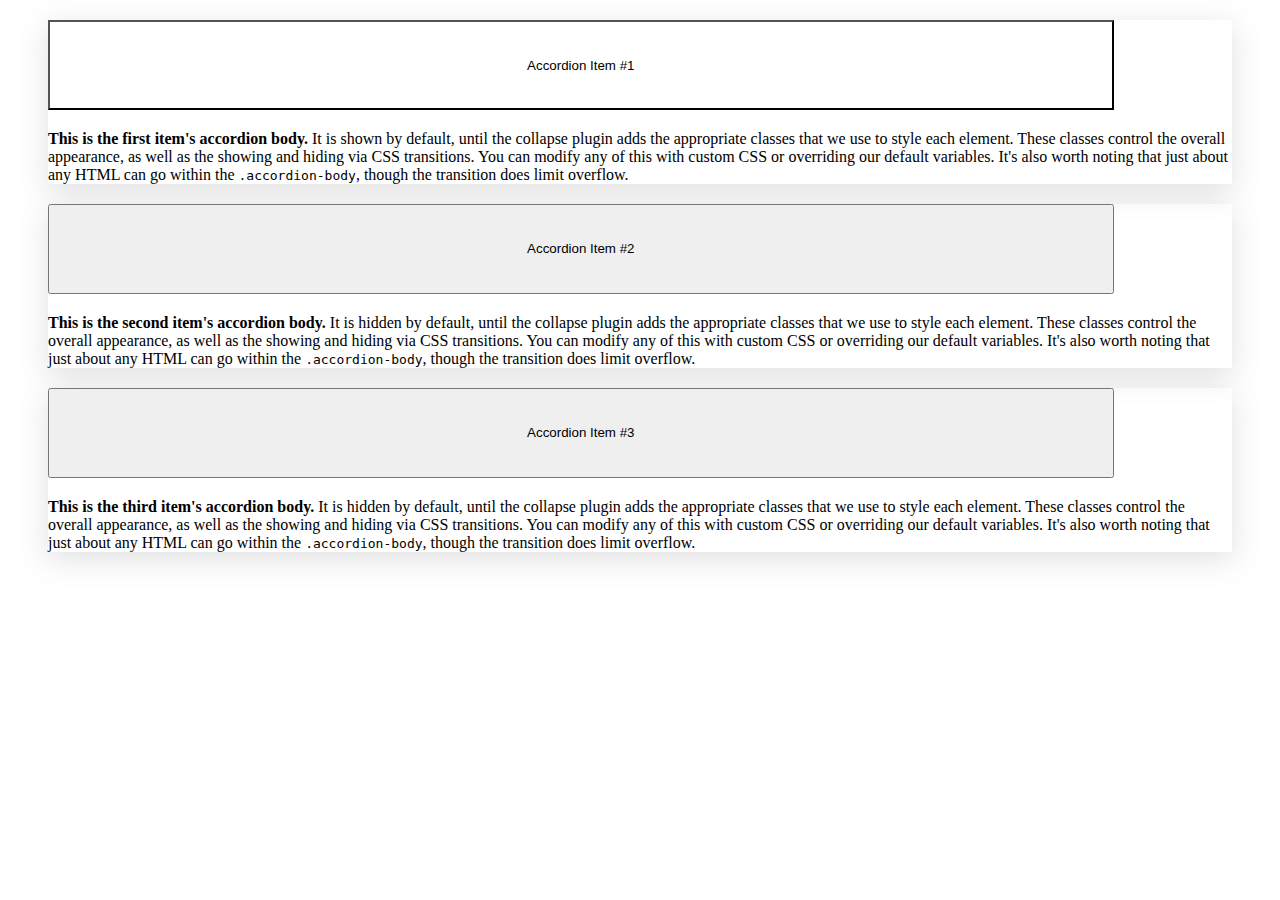
<file: accordion/index.html>
<!DOCTYPE html>
<html lang="en">
<head>
    <meta charset="UTF-8">
    <meta http-equiv="X-UA-Compatible" content="IE=edge">
    <meta name="viewport" content="width=device-width, initial-scale=1.0">
    <link href="https://cdn.jsdelivr.net/npm/bootstrap@5.3.0-alpha3/dist/css/bootstrap.min.css" rel="stylesheet" integrity="sha384-KK94CHFLLe+nY2dmCWGMq91rCGa5gtU4mk92HdvYe+M/SXH301p5ILy+dN9+nJOZ" crossorigin="anonymous">
    <link rel="stylesheet" href="style.css">
    <title>Document</title>
</head>
<body>
    <script src="https://cdn.jsdelivr.net/npm/bootstrap@5.3.0-alpha3/dist/js/bootstrap.bundle.min.js" integrity="sha384-ENjdO4Dr2bkBIFxQpeoTz1HIcje39Wm4jDKdf19U8gI4ddQ3GYNS7NTKfAdVQSZe" crossorigin="anonymous"></script>

    <div class="accordion" id="accordionExample">
        <div class="accordion-item">
          <h2 class="accordion-header">
            <button class="accordion-button" type="button" data-bs-toggle="collapse" data-bs-target="#collapseOne" aria-expanded="true" aria-controls="collapseOne">
              Accordion Item #1
            </button>
          </h2>
          <div id="collapseOne" class="accordion-collapse collapse show" data-bs-parent="#accordionExample">
            <div class="accordion-body">
              <strong>This is the first item's accordion body.</strong> It is shown by default, until the collapse plugin adds the appropriate classes that we use to style each element. These classes control the overall appearance, as well as the showing and hiding via CSS transitions. You can modify any of this with custom CSS or overriding our default variables. It's also worth noting that just about any HTML can go within the <code>.accordion-body</code>, though the transition does limit overflow.
            </div>
          </div>
        </div>
        <div class="accordion-item">
          <h2 class="accordion-header">
            <button class="accordion-button collapsed" type="button" data-bs-toggle="collapse" data-bs-target="#collapseTwo" aria-expanded="false" aria-controls="collapseTwo">
              Accordion Item #2
            </button>
          </h2>
          <div id="collapseTwo" class="accordion-collapse collapse" data-bs-parent="#accordionExample">
            <div class="accordion-body">
              <strong>This is the second item's accordion body.</strong> It is hidden by default, until the collapse plugin adds the appropriate classes that we use to style each element. These classes control the overall appearance, as well as the showing and hiding via CSS transitions. You can modify any of this with custom CSS or overriding our default variables. It's also worth noting that just about any HTML can go within the <code>.accordion-body</code>, though the transition does limit overflow.
            </div>
          </div>
        </div>
        <div class="accordion-item">
          <h2 class="accordion-header">
            <button class="accordion-button collapsed" type="button" data-bs-toggle="collapse" data-bs-target="#collapseThree" aria-expanded="false" aria-controls="collapseThree">
              Accordion Item #3
            </button>
          </h2>
          <div id="collapseThree" class="accordion-collapse collapse" data-bs-parent="#accordionExample">
            <div class="accordion-body">
              <strong>This is the third item's accordion body.</strong> It is hidden by default, until the collapse plugin adds the appropriate classes that we use to style each element. These classes control the overall appearance, as well as the showing and hiding via CSS transitions. You can modify any of this with custom CSS or overriding our default variables. It's also worth noting that just about any HTML can go within the <code>.accordion-body</code>, though the transition does limit overflow.
            </div>
          </div>
        </div>
      </div>

      

</body>
</html>
</file>
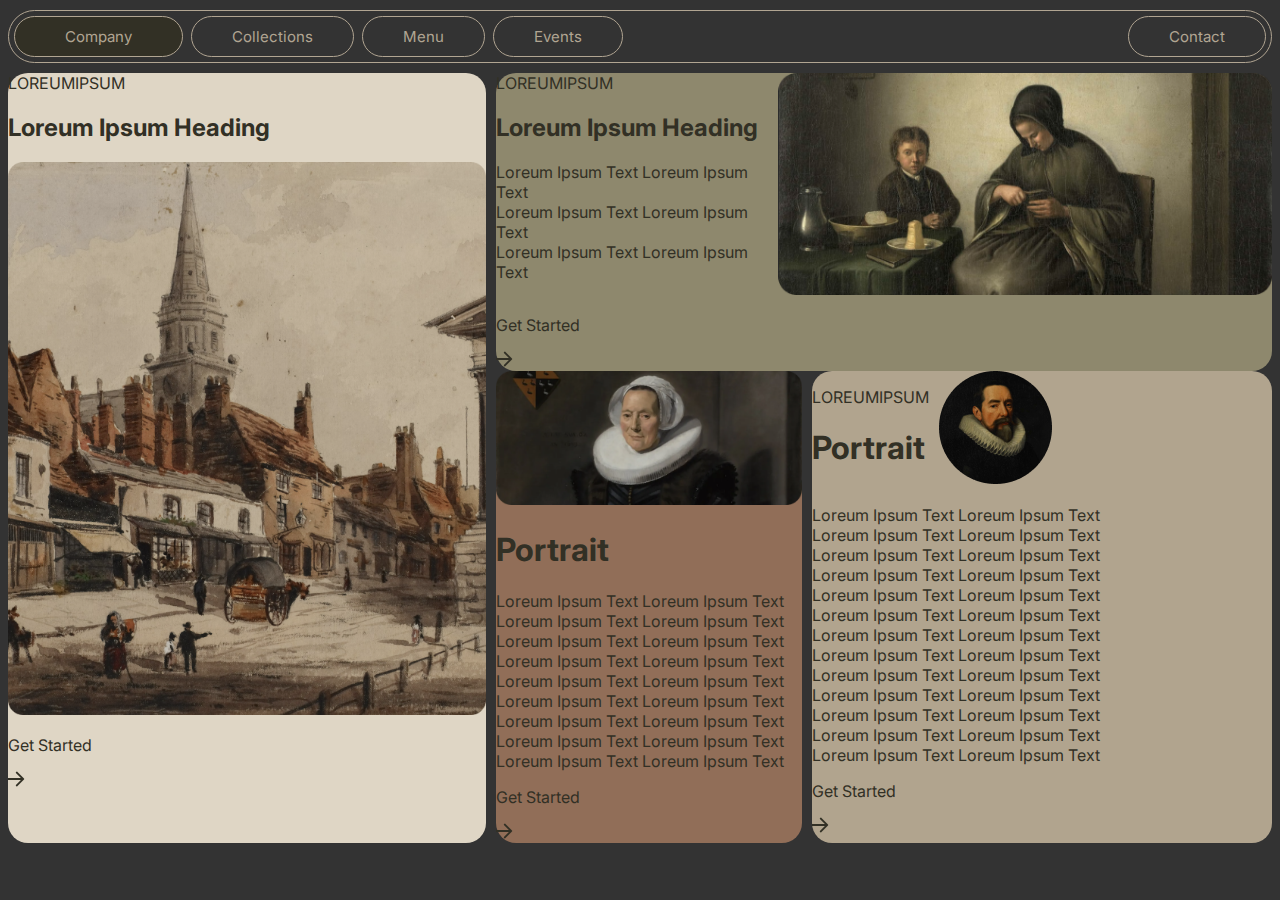
<file: museum/index.html>
<!DOCTYPE html>
<html lang="en">
<head>
	<meta charset="UTF-8">
	<meta http-equiv="X-UA-Compatible" content="IE=edge">
	<meta name="viewport" content="width=device-width, initial-scale=1.0">
	<title>Document</title>
	<link rel="stylesheet" href="styles.css">
	<link rel="preconnect" href="https://fonts.googleapis.com">
<link rel="preconnect" href="https://fonts.gstatic.com" crossorigin>
<link href="https://fonts.googleapis.com/css2?family=Inter:wght@300;400;500;600;700&display=swap" rel="stylesheet">
</head>
<body>

	<nav class="navbar">
		<div class="item">			
			<p>Company</p>	
			<input class="btn" id="btn1" type="button" value="Collections">
			<input class="btn" id="btn2" type="button" value="Menu">
			<input class="btn" id="btn3" type="button" value="Events">
			
		</div>
		<div class="item">
			<input class="btn" id="btn4" type="button" value="Contact">
		</div>
	</nav>


    <div class="container">
        <div class="col box" id="item-1">
			<div class="content">
				<span>LOREUMIPSUM</span>
				<h2>Loreum Ipsum Heading</h2>
			</div>
			<div class="img">
				<img src="./images/one.png" alt="img1">
			</div>
			<div class="footer">
				<p>Get Started</p>
				<img src="./images/Arrow.png" alt="arrow">
			</div>
		</div>
        <div class="col">
            <div class="row box" id="item-2">
				<div class="container">
					<div class="content">
						<span>LOREUMIPSUM</span>
						<h2>Loreum Ipsum Heading</h2>
						<p>
							Loreum Ipsum Text Loreum Ipsum Text<br>
							Loreum Ipsum Text Loreum Ipsum Text<br>
							Loreum Ipsum Text Loreum Ipsum Text</p>
					</div>
					<div class="img">
						<img src="./images/two.png" alt="img2">
					</div>
				</div>
				<div class="footer">
					<p>Get Started</p>
					<img src="./images/Arrow.png" alt="arrow">
				</div>
			</div>
            <div class="container row">
                <div class="col box" id="item-3">
					<div class="img">
						<img src="./images/three.png" alt="img3">
					</div>
					<div class="content">
						<h1>Portrait</h1>
						<p>
							Loreum Ipsum Text Loreum Ipsum Text<br>
							Loreum Ipsum Text Loreum Ipsum Text<br>
							Loreum Ipsum Text Loreum Ipsum Text<br>
							Loreum Ipsum Text Loreum Ipsum Text<br>
							Loreum Ipsum Text Loreum Ipsum Text<br>
							Loreum Ipsum Text Loreum Ipsum Text<br>
							Loreum Ipsum Text Loreum Ipsum Text<br>
							Loreum Ipsum Text Loreum Ipsum Text<br>
							Loreum Ipsum Text Loreum Ipsum Text
							</p>
					</div>					
					<div class="footer">
						<p>Get Started</p>
						<img src="./images/Arrow.png" alt="arrow">
					</div>
				</div>
                <div class="col box" id="item-4">
					<div class="container">
						<div>
							<p>LOREUMIPSUM</p>
							<h1>Portrait</h1>
						</div>
						<div class="img">
							<img src="./images/four.png" alt="img4">
						</div>
					</div>
					<div class="content">
						<p>
							Loreum Ipsum Text Loreum Ipsum Text<br>
							Loreum Ipsum Text Loreum Ipsum Text<br>
							Loreum Ipsum Text Loreum Ipsum Text<br>
							Loreum Ipsum Text Loreum Ipsum Text<br>
							Loreum Ipsum Text Loreum Ipsum Text<br>
							Loreum Ipsum Text Loreum Ipsum Text<br>
							Loreum Ipsum Text Loreum Ipsum Text<br>
							Loreum Ipsum Text Loreum Ipsum Text<br>
							Loreum Ipsum Text Loreum Ipsum Text<br>
							Loreum Ipsum Text Loreum Ipsum Text<br>
							Loreum Ipsum Text Loreum Ipsum Text<br>
							Loreum Ipsum Text Loreum Ipsum Text<br>
							Loreum Ipsum Text Loreum Ipsum Text
							</p>
					</div>
					<div class="footer">
						<p>Get Started</p>
						<img src="./images/Arrow.png" alt="arrow">
					</div>
				</div>
            </div>
        </div>
    </div>





</body>
</html>
</file>
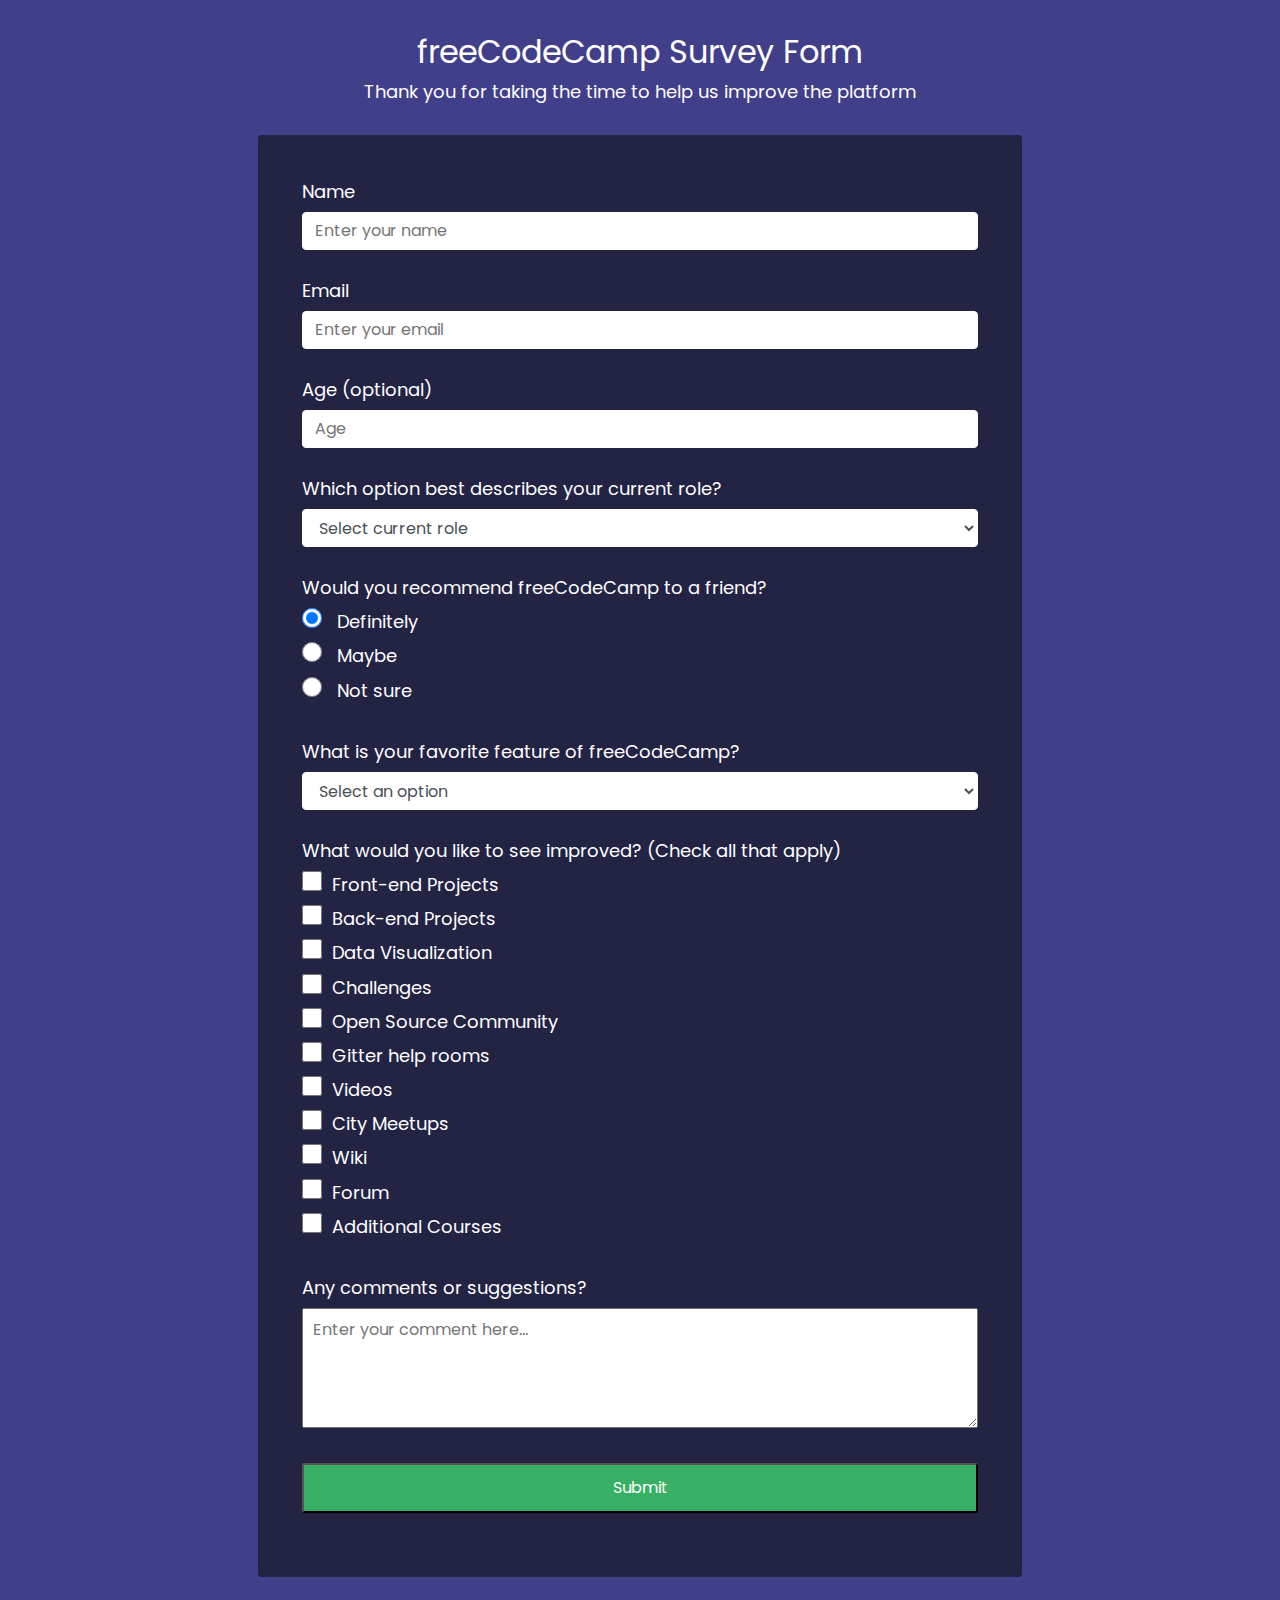
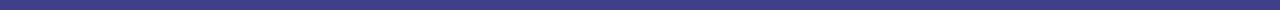
<file: freecodecamp/survey form/index.html>
<!DOCTYPE html>
<html lang="en">
  <head>
    <title></title>
    <link rel="stylesheet" href="styles.css">
    <link rel="preconnect" href="https://fonts.googleapis.com">
<link rel="preconnect" href="https://fonts.gstatic.com" crossorigin>
<link href="https://fonts.googleapis.com/css2?family=Poppins:wght@300;400;500;600;700&display=swap" rel="stylesheet">
  </head>
  <body>
    <div class="container">

        <header class="header">
            <h1 id="title" class="text-center">freeCodeCamp Survey Form</h1>
            <p id="description" class="description text-center">
              Thank you for taking the time to help us improve the platform
            </p>
          </header>
    
        <form id="survey-form">
          <div class="form-group">
            <label id="name-label" for="name">Name</label>
            <input class="form-control" type="text" id="name" name="name" placeholder="Enter your name" required>
          </div>
    
          <div class="form-group">
            <label for="email" id="email-label">Email</label>
            <input class="form-control" name="email" type="email" id="email" placeholder="Enter your email" required>
          </div>
    
          <div class="form-group">
            <label id="number-label" for="number">
                Age
                <span class="clue">(optional)</span>
            </label>
            <input class="form-control" name="age" type="number" id="number" min="10" max="99" placeholder="Age">
            
        </div>
    
          <div class="form-group">
            <p>Which option best describes your current role?</p>
            <select id="dropdown" name="role" class="form-control" required>
              <option disabled selected value>Select current role</option>
              <option value="student">Student</option>
              <option value="job">Full Time Job</option>
              <option value="learner">Full Time Learner</option>
              <option value="preferNo">Prefer not to say</option>
              <option value="other">Other</option>          
            </select>
          </div>
    
          <div class="form-group">
            <p>Would you recommend freeCodeCamp to a friend?</p>
            <label>
                <input class="input-radio" value="definitely" type="radio" name="user-recommend" checked>
                Definitely
            </label>
            <label>
                <input  class="input-radio" value="maybe" type="radio" name="user-recommend">
                Maybe
            </label>
            <label>
                <input  class="input-radio" value="not-sure" type="radio" name="user-recommend">
                Not sure
            </label>
          </div>
    
          <div class="form-group">
            <p>What is your favorite feature of freeCodeCamp?</p>
            <select id="most-like" name="mostlike" class="form-control" required>
                <option disabled selected value>Select an option</option>
                <option value="challenges">Challenges</option>
                <option value="projects">Projects</option>
                <option value="community">Community</option>
                <option value="openSource">Open Source</option>
                
              </select>
          </div>
    
          <div class="form-group">
            <p>
              What would you like to see improved?
              <span class="clue">(Check all that apply)</span>
            </p>
    
            <label><input name="prefer" value="front-end-projects" type="checkbox" class="input-checkbox">Front-end Projects</label>
            <label>
              <input name="prefer" value="back-end-projects" type="checkbox" class="input-checkbox">Back-end Projects</label>
            <label><input name="prefer" value="data-visualization" type="checkbox" class="input-checkbox">Data Visualization</label>
            <label><input name="prefer" value="challenges" type="checkbox" class="input-checkbox">Challenges</label>
            <label><input name="prefer" value="open-source-community" type="checkbox" class="input-checkbox">Open Source Community</label>
            <label><input name="prefer" value="gitter-help-rooms" type="checkbox" class="input-checkbox">Gitter help rooms</label>
            <label><input name="prefer" value="videos" type="checkbox" class="input-checkbox">Videos</label>
            <label><input name="prefer" value="city-meetups" type="checkbox" class="input-checkbox">City Meetups</label>
            <label><input name="prefer" value="wiki" type="checkbox" class="input-checkbox">Wiki</label>
            <label><input name="prefer" value="forum" type="checkbox" class="input-checkbox">Forum</label>
            <label><input name="prefer" value="additional-courses" type="checkbox" class="input-checkbox">Additional Courses</label>
          </div>
    
    
          <div class="form-group">
            <p>Any comments or suggestions?</p>
            <textarea id="comments" class="input-textarea" name="comment" placeholder="Enter your comment here..."></textarea>
          </div>
    
          <div class="form-group">
            <button type="submit" id="submit" class="submit-button">
              Submit
            </button>
          </div>
    
        </form>
        
    </div>

  </body>


</html>
</file>
<file: accordion/style.css>
.accordion-item{
    border: none;
    margin: 20px 40px;    
    box-shadow: rgba(100,100,111,0.2) 0px 7px 29px 0px;
}

.accordion-button{
    width: 90%;
    height: 10vh
}

.accordion-button:not(.collapsed),.accordion-button:focus {
    background-color: white;
    box-shadow: none;
}
</file>
<file: museum/styles.css>
* {
    color: #B1A592;
    font-family: 'Inter', sans-serif;
    box-sizing: border-box;

}

body {
    background-color: #333333;
}

.navbar {
    display: flex;
    justify-content: space-between;
    border: 1px solid #B1A592;
    padding: 3px;
    border-radius: 35px;
    margin: 10px 0 10px 0;

}


.navbar .btn,
.navbar p {
    background-color: #333333;
    border: 1px solid #B1A592;
    border-radius: 25px;
    align-items: center;
    font-size: 15px;
    margin: 2px;
    padding: 10px 40px 10px 40px;
}

.navbar p {
    display: inline-block;
    background: #323025;
    padding: 10px 50px 10px 50px;
}

.navbar .btn:hover {
    background: #B1A592;
    color: #333333;
}


.container {
    display: flex;
    gap: 10px;
}



.container p,
.container span,
.container h1,
.container h2 {
    color: #323025;
}

#item-1 {
    background: #DFD6C5;
    width: 40%;

}

#item-2 {
    background: #8E886D;

}

#item-3 {
    background: #916E58;
    width: 40%;

}

#item-4 {
    background: #B1A48E;
    width: 60%;
}

.box{
    border-radius: 20px;
}

.img img{
    width: 100%;
    object-fit: cover;

}



@media screen and (max-width: 840px) {
    .container {
        flex-direction: column;
    }

    .navbar #btn1,
    .navbar #btn3,
    .navbar #btn4 {
        display: none;
    }

    .navbar .company {
        width: auto;
    }


}
</file>
<file: freecodecamp/survey form/styles.css>
*{
    box-sizing: border-box;
}

body {
    font-family: 'Poppins', sans-serif;
    font-size: 1rem;
    font-weight: 400;
    line-height: 1.4;
    color: white;
    background-color: #413E8A;
    
}

.container{
    width: 100%;
    padding: 25px 250px;
    
}

header {
    display: block;
}

.header {    
    padding: 0 0.625rem;
    margin-bottom: 1.875rem;
}

.text-center{
    text-align: center;
}

h1, p{
    margin-top: 0;
    margin-bottom: 0.5rem;
}

h1 {
    font-weight: 400;
    line-height: 1.2;
}

p {
    font-size: 1.125rem;
}

form{    
    padding: 2.5rem 2.5rem;
    border-radius: 0.25rem;
    background: #232344;
}

.form-group {
    margin: 0 auto 1.25rem auto;
    padding: 0.25rem;
}

.form-control{
    display: block;
    width: 100%;
    height: 2.37rem;
    padding: 0.375rem 0.75rem;
    color: #495057;
    background-color: white;
    border: 1px solid white;
    border-radius: 0.25rem;
}

label {
    display: block;
    align-items: center;
    font-size: 1.125rem;
    margin-bottom: 0.5rem;
}

input, button, select, textarea {
    margin: 0;
    font-family: inherit;
    font-size: inherit;
    line-height: inherit;
}

.input-radio, .input-checkbox {
    display: inline-block;
    margin-right: 0.625rem;
    min-height: 1.25rem;
    min-width: 1.25rem;
}

.input-textarea {
    min-height: 120px;
    width: 100%;
    padding: 0.625rem;
    resize: vertical;
}

.submit-button {
    display: block;
    width: 100%;
    padding: 0.75rem;
    background: #37AF65;
    color: inherit;
    border-radius: 2px;
    cursor: pointer;
}
</file>
